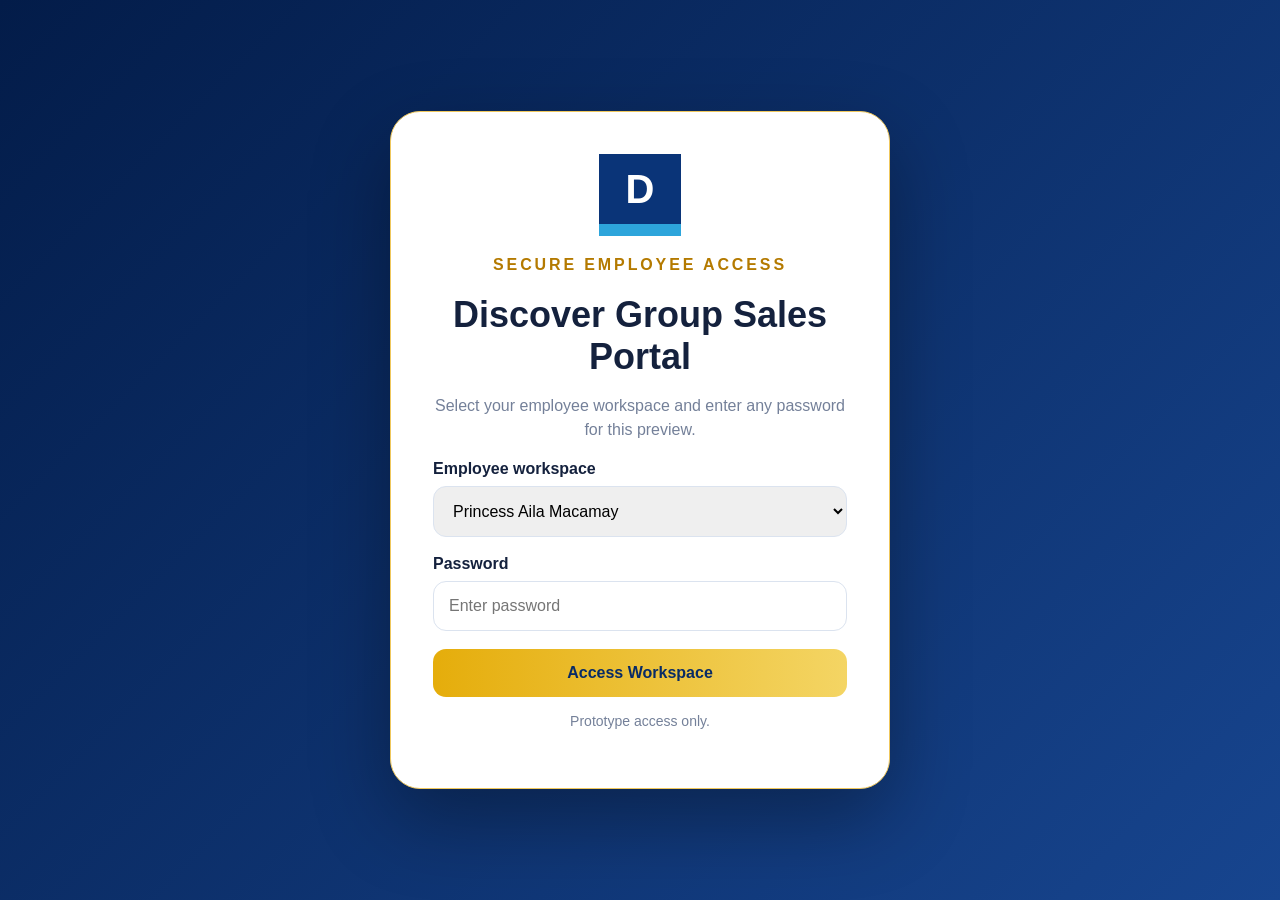
<file: index.html>
<!doctype html><html lang="en"><head><meta charset="utf-8"><meta name="viewport" content="width=device-width,initial-scale=1"><title>Discover Group Sales Portal</title><style>*{box-sizing:border-box}body{margin:0;font-family:Arial,sans-serif;background:#f3f6fb;color:#14213d}button,input,select{font:inherit}.login{min-height:100vh;display:grid;place-items:center;background:linear-gradient(135deg,#031c49,#17458f);padding:24px}.box{width:min(500px,94vw);background:#fff;border:1px solid #efc75c;border-radius:30px;padding:42px;text-align:center;box-shadow:0 30px 80px #0005}.logo{width:82px;height:82px;margin:auto;background:#0a3478;border-bottom:12px solid #2da5db;color:#fff;display:grid;place-items:center;font-size:40px;font-weight:900}.eyebrow{color:#b47a00;letter-spacing:.18em;font-weight:900;margin:20px 0}.box h1{font-size:36px;margin:0 0 12px}.box p{color:#748099;line-height:1.5}.field{text-align:left;margin:18px 0}.field label{font-weight:800;display:block;margin-bottom:8px}.field select,.field input{width:100%;padding:15px;border:1px solid #dbe3ef;border-radius:13px}.primary{width:100%;border:0;border-radius:13px;padding:15px;background:linear-gradient(90deg,#e5ad0b,#f4d564);color:#082b66;font-weight:900;cursor:pointer}.app{display:none;grid-template-columns:270px 1fr;min-height:100vh}.side{background:linear-gradient(#06265b,#123d84);color:#fff;padding:24px 18px;position:sticky;top:0;height:100vh}.brand{display:flex;gap:12px;align-items:center}.brand .logo{width:50px;height:50px;font-size:24px;border-bottom-width:7px;margin:0}.brand strong{letter-spacing:.08em}.brand small{display:block;color:#c9d7ef;margin-top:4px}.user{margin:26px 6px 18px;padding:16px;border:1px solid #ffffff30;border-radius:16px;background:#ffffff0d}.user small{color:#c9d7ef}.user strong{display:block;margin:8px 0}.role{display:inline-block;background:#88701d;padding:5px 9px;border-radius:999px;font-size:11px;font-weight:900}.nav button{width:100%;text-align:left;border:0;background:transparent;color:#fff;padding:14px 16px;border-radius:12px;margin:3px 0;cursor:pointer}.nav button.active,.nav button:hover{background:#ffffff18;outline:1px solid #56b6ff}.sync{position:absolute;left:18px;right:18px;bottom:20px;border:1px solid #ffffff30;border-radius:15px;padding:13px;background:#ffffff0d}.main{padding:40px}.top{display:flex;justify-content:space-between;align-items:flex-start}.kicker{color:#123d84;font-size:12px;font-weight:900;letter-spacing:.18em}.top h1{font-size:34px;margin:12px 0 6px}.top p{margin:0;color:#71809a}.date{background:#fff;border:1px solid #dbe3ef;border-radius:999px;padding:13px 20px;color:#71809a}.toolbar,.panel,.card,.hero{background:#fff;border:1px solid #dbe3ef;border-radius:20px}.toolbar{padding:18px;margin:24px 0 18px;display:flex;justify-content:space-between}.chips button{padding:8px 13px;border:1px solid #dbe3ef;background:#fff;border-radius:999px;font-weight:700}.hero{padding:32px;background:linear-gradient(120deg,#082b66,#16458c);color:#fff;display:flex;justify-content:space-between;align-items:center}.hero h2{font-size:31px;margin:12px 0}.hero p{color:#dce8fb}.score{background:#fff;color:#082b66;border-radius:18px;padding:24px;text-align:center;min-width:180px}.score strong{font-size:44px;color:#d49a00}.grid{display:grid;grid-template-columns:repeat(3,1fr);gap:16px;margin:18px 0}.card{padding:22px}.card span{color:#71809a}.card strong{display:block;font-size:30px;margin:12px 0}.panel{padding:24px;margin-top:18px}.rank{display:grid;grid-template-columns:50px 1fr repeat(3,140px);align-items:center;border:1px solid #dbe3ef;border-radius:15px;padding:14px;margin:10px 0}.num{width:36px;height:36px;border-radius:50%;background:#123d84;color:#fff;display:grid;place-items:center}.funnel{display:grid;grid-template-columns:repeat(7,1fr);gap:10px}.stage{border:1px solid #dbe3ef;border-radius:15px;padding:18px 10px;text-align:center;background:#f8faff}.stage strong{font-size:27px;display:block}@media(max-width:900px){.app{grid-template-columns:1fr}.side{position:relative;height:auto}.sync{position:static;margin-top:20px}.grid,.funnel{grid-template-columns:1fr}.rank{grid-template-columns:40px 1fr}.rank span{display:none}.main{padding:20px}.hero{flex-direction:column;align-items:flex-start}}</style></head><body><section class="login" id="login"><div class="box"><div class="logo">D</div><div class="eyebrow">SECURE EMPLOYEE ACCESS</div><h1>Discover Group Sales Portal</h1><p>Select your employee workspace and enter any password for this preview.</p><div class="field"><label>Employee workspace</label><select id="employee"><option>Princess Aila Macamay</option><option>Genesis Anthonette Quilang</option><option>Leslie Castillo</option><option>Ai-Sel</option><option>Nina Roxas</option><option>Mex Domingo</option><option>Angel</option></select></div><div class="field"><label>Password</label><input id="password" type="password" placeholder="Enter password"></div><button class="primary" onclick="openPortal()">Access Workspace</button><p style="font-size:14px">Prototype access only.</p></div></section><section class="app" id="app"><aside class="side"><div class="brand"><div class="logo">D</div><div><strong>DISCOVER GROUP</strong><small>Sales Command Center</small></div></div><div class="user"><small>EMPLOYEE WORKSPACE</small><strong id="userName">Princess Aila Macamay</strong><span class="role">SALES AGENT</span></div><div class="nav"><button class="active">Team Dashboard</button><button>Client Profile</button><button>Digital Travel Folders</button><button>Leads Tracker</button><button>Agent Dashboard</button><button>Daily Scorecard</button><button onclick="location.reload()">Log Out</button></div><div class="sync">🟡 <strong>HubSpot Sync</strong><br><small>Demo mode</small></div></aside><main class="main"><div class="top"><div><div class="kicker">DISCOVER GROUP SALES OS</div><h1>Team Dashboard</h1><p id="subtitle">Personal workspace</p></div><div class="date" id="date"></div></div><div class="toolbar"><div><b>TEAM DASHBOARD PERIOD</b><div class="chips"><button>Today</button><button>Yesterday</button><button>Yesterday + Today</button><button>Custom</button></div></div><div>From&nbsp; 📅 &nbsp;&nbsp; To&nbsp; 📅</div></div><section class="hero"><div><div class="eyebrow" style="margin:0;color:#f1b900">SALES ADMIN CONTROL CENTER</div><h2>One complete view of the entire sales team.</h2><p>Monitor all leads, collections, closed pax, follow-up obligations, scorecards, and funnel movement.</p></div><div class="score"><strong>0</strong>/100<br><span>Team average score</span></div></section><div class="grid"><div class="card"><span>Total Leads</span><strong>0</strong><small>All agents, selected period</small></div><div class="card"><span>Open Follow-ups</span><strong>0</strong><small>Active opportunities</small></div><div class="card"><span>Pax Closed</span><strong>0</strong><small>All agents</small></div><div class="card"><span>Net Sales Collection</span><strong>₱0</strong><small>Selected period</small></div><div class="card"><span>Unlocked Commission</span><strong>₱0</strong><small>Current month</small></div><div class="card"><span>Daily Bonuses</span><strong>₱0</strong><small>Selected period</small></div></div><section class="panel"><h2>Daily Sales Ranking</h2><div class="rank"><b class="num">1</b><b>Princess Aila Macamay</b><span>Net sales ₱0</span><span>Pax 0</span><span>Commission ₱0</span></div><div class="rank"><b class="num">2</b><b>Genesis Quilang</b><span>Net sales ₱0</span><span>Pax 0</span><span>Commission ₱0</span></div><div class="rank"><b class="num">3</b><b>Leslie Castillo</b><span>Net sales ₱0</span><span>Pax 0</span><span>Commission ₱0</span></div><div class="rank"><b class="num">4</b><b>Ai-Sel</b><span>Net sales ₱0</span><span>Pax 0</span><span>Commission ₱0</span></div></section><section class="panel"><h2>Team Sales Funnel</h2><div class="funnel"><div class="stage"><strong>0</strong>New Inquiry</div><div class="stage"><strong>0</strong>Discovery</div><div class="stage"><strong>0</strong>Solution Presented</div><div class="stage"><strong>0</strong>Decision</div><div class="stage"><strong>0</strong>Nurturing</div><div class="stage"><strong>0</strong>Payment</div><div class="stage"><strong>0</strong>Booked</div></div></section></main></section><script>function openPortal(){var n=document.getElementById('employee').value;document.getElementById('login').style.display='none';document.getElementById('app').style.display='grid';document.getElementById('userName').textContent=n;document.getElementById('subtitle').textContent=n+"'s personal workspace"}document.getElementById('date').textContent=new Date().toLocaleDateString('en-US',{weekday:'long',year:'numeric',month:'long',day:'numeric'});</script></body></html>
</file>
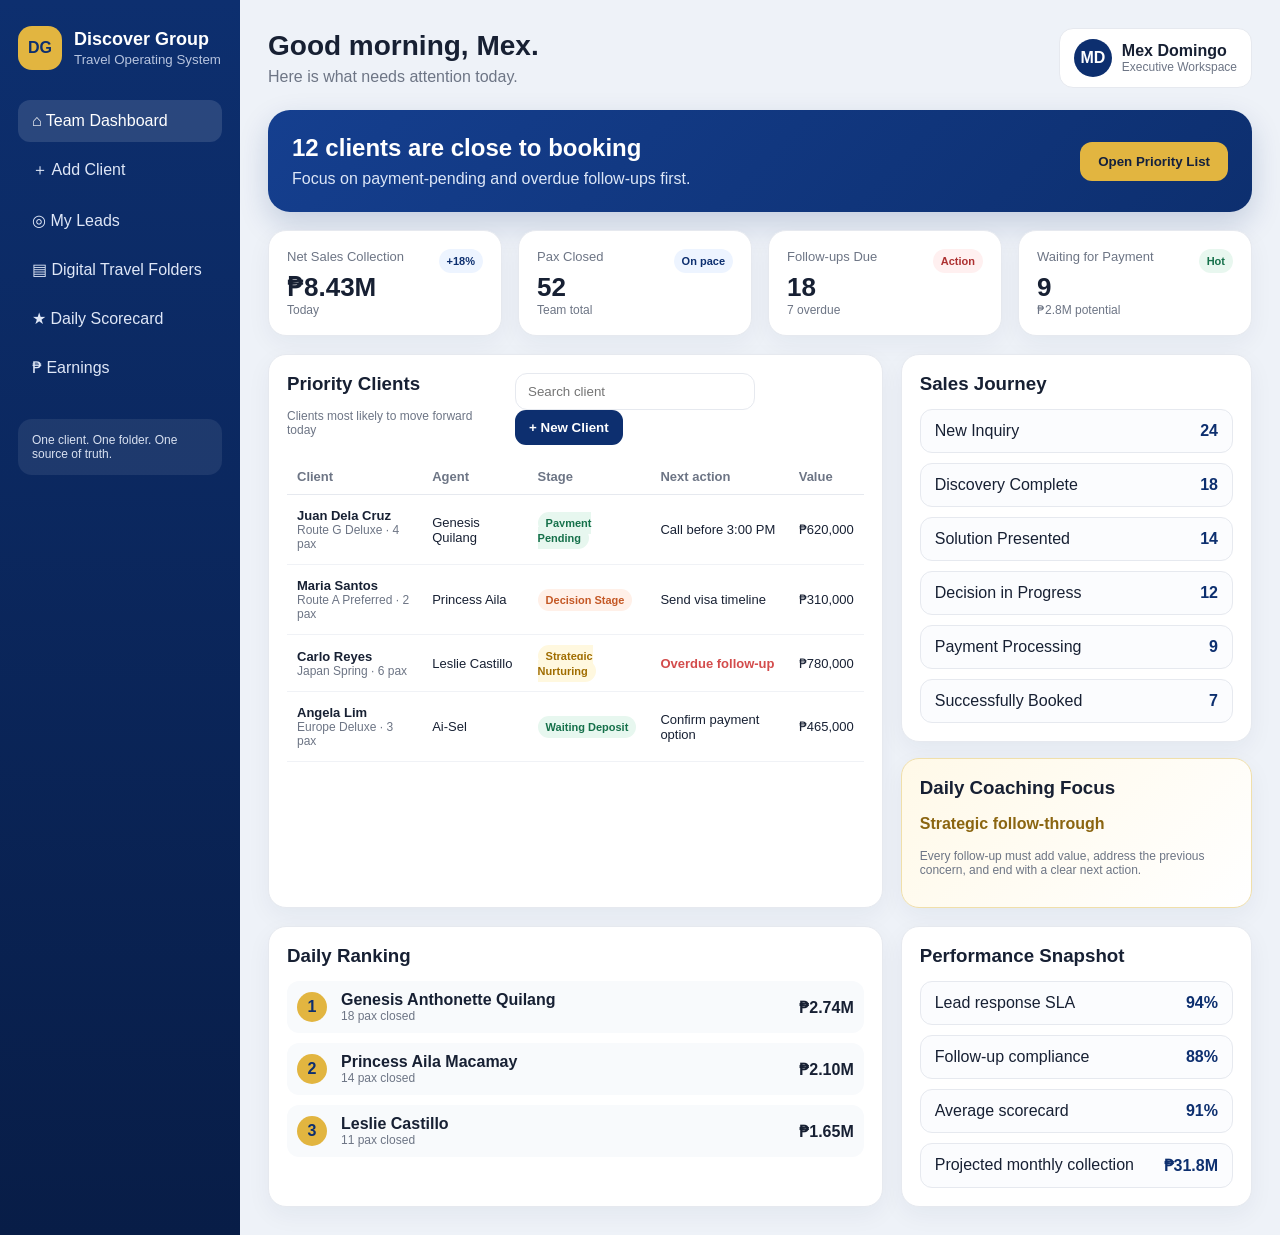
<file: preview.html>
<!doctype html>
<html lang="en">
<head>
<meta charset="utf-8" />
<meta name="viewport" content="width=device-width, initial-scale=1" />
<title>DGOS Sales OS Preview</title>
<style>
:root{--blue:#0d2f6f;--blue2:#153f8f;--gold:#e2b540;--cream:#f6f3ea;--ink:#172033;--muted:#6d7585;--card:#fff;--line:#e6e9ef;--green:#1f9d65;--amber:#e39b22;--red:#d34c4c}
*{box-sizing:border-box}body{margin:0;font-family:Inter,Arial,sans-serif;background:#eef2f8;color:var(--ink)}
.shell{display:grid;grid-template-columns:240px 1fr;min-height:100vh}.side{background:linear-gradient(180deg,var(--blue),#081d47);color:white;padding:26px 18px}.brand{display:flex;align-items:center;gap:12px;margin-bottom:30px}.mark{width:44px;height:44px;border-radius:14px;background:var(--gold);display:grid;place-items:center;color:var(--blue);font-weight:900}.brand b{font-size:18px}.brand small{display:block;color:#b7c4df;margin-top:2px}.nav a{display:flex;gap:10px;align-items:center;padding:12px 14px;border-radius:12px;color:#dfe7f7;text-decoration:none;margin:6px 0}.nav a.active,.nav a:hover{background:rgba(255,255,255,.12);color:white}.sidefoot{margin-top:30px;padding:14px;background:rgba(255,255,255,.08);border-radius:14px;font-size:12px;color:#d9e1f1}
.main{padding:28px}.top{display:flex;justify-content:space-between;align-items:center;gap:18px}.title h1{margin:0;font-size:28px}.title p{margin:6px 0 0;color:var(--muted)}.user{background:white;border:1px solid var(--line);border-radius:14px;padding:10px 14px;display:flex;gap:10px;align-items:center}.avatar{width:38px;height:38px;border-radius:50%;background:var(--blue);color:white;display:grid;place-items:center;font-weight:700}
.banner{margin-top:22px;background:linear-gradient(135deg,var(--blue2),var(--blue));color:white;border-radius:22px;padding:24px;display:flex;justify-content:space-between;align-items:center;box-shadow:0 12px 30px rgba(13,47,111,.18)}.banner h2{margin:0 0 8px}.banner p{margin:0;color:#dce6f7}.cta{background:var(--gold);color:#14213d;border:0;border-radius:12px;padding:12px 18px;font-weight:800}
.cards{display:grid;grid-template-columns:repeat(4,1fr);gap:16px;margin-top:18px}.card{background:var(--card);border:1px solid var(--line);border-radius:18px;padding:18px;box-shadow:0 8px 24px rgba(20,40,80,.05)}.kpi{display:flex;justify-content:space-between;align-items:flex-start}.kpi .num{font-size:26px;font-weight:800;margin-top:8px}.label{color:var(--muted);font-size:13px}.pill{font-size:11px;font-weight:700;border-radius:999px;padding:6px 8px;background:#edf4ff;color:var(--blue)}
.grid{display:grid;grid-template-columns:1.4fr .8fr;gap:18px;margin-top:18px}.section h3{margin:0 0 14px}.toolbar{display:flex;justify-content:space-between;gap:12px;margin-bottom:14px}.search{border:1px solid var(--line);border-radius:12px;padding:10px 12px;width:240px}.btn{border:0;border-radius:11px;padding:10px 14px;font-weight:700;background:var(--blue);color:white}.table{width:100%;border-collapse:collapse;font-size:13px}.table th{text-align:left;color:var(--muted);font-weight:700;padding:10px;border-bottom:1px solid var(--line)}.table td{padding:13px 10px;border-bottom:1px solid #f0f2f6}.stage{padding:5px 8px;border-radius:999px;font-size:11px;font-weight:700}.hot{background:#fff0e8;color:#c45825}.warm{background:#fff8df;color:#a06d00}.pay{background:#e7f7ef;color:#15704a}.over{color:var(--red);font-weight:700}
.funnel{display:grid;gap:10px}.step{display:flex;justify-content:space-between;padding:12px 14px;border:1px solid var(--line);border-radius:12px;background:#fbfcfe}.step strong{color:var(--blue)}.coach{margin-top:16px;background:linear-gradient(135deg,#fff9e8,#fff);border:1px solid #f0dfaa}.coach b{color:#8b6510}.rank{display:grid;gap:10px}.rankrow{display:grid;grid-template-columns:34px 1fr auto;align-items:center;gap:10px;padding:10px;border-radius:12px;background:#f8fafc}.ranknum{width:30px;height:30px;border-radius:50%;display:grid;place-items:center;background:var(--gold);color:var(--blue);font-weight:900}.muted{color:var(--muted);font-size:12px}
@media(max-width:1000px){.shell{grid-template-columns:1fr}.side{display:none}.cards{grid-template-columns:repeat(2,1fr)}.grid{grid-template-columns:1fr}}@media(max-width:620px){.main{padding:16px}.cards{grid-template-columns:1fr}.top,.banner{align-items:flex-start;flex-direction:column}.grid{gap:14px}.search{width:100%}.toolbar{flex-direction:column}}
</style>
</head>
<body>
<div class="shell">
<aside class="side">
  <div class="brand"><div class="mark">DG</div><div><b>Discover Group</b><small>Travel Operating System</small></div></div>
  <nav class="nav">
    <a class="active" href="#">⌂ Team Dashboard</a>
    <a href="#">＋ Add Client</a>
    <a href="#">◎ My Leads</a>
    <a href="#">▤ Digital Travel Folders</a>
    <a href="#">★ Daily Scorecard</a>
    <a href="#">₱ Earnings</a>
  </nav>
  <div class="sidefoot">One client. One folder. One source of truth.</div>
</aside>
<main class="main">
  <div class="top"><div class="title"><h1>Good morning, Mex.</h1><p>Here is what needs attention today.</p></div><div class="user"><div class="avatar">MD</div><div><b>Mex Domingo</b><div class="muted">Executive Workspace</div></div></div></div>
  <section class="banner"><div><h2>12 clients are close to booking</h2><p>Focus on payment-pending and overdue follow-ups first.</p></div><button class="cta">Open Priority List</button></section>
  <section class="cards">
    <div class="card kpi"><div><div class="label">Net Sales Collection</div><div class="num">₱8.43M</div><div class="muted">Today</div></div><span class="pill">+18%</span></div>
    <div class="card kpi"><div><div class="label">Pax Closed</div><div class="num">52</div><div class="muted">Team total</div></div><span class="pill">On pace</span></div>
    <div class="card kpi"><div><div class="label">Follow-ups Due</div><div class="num">18</div><div class="muted">7 overdue</div></div><span class="pill" style="background:#fff0f0;color:#ad3131">Action</span></div>
    <div class="card kpi"><div><div class="label">Waiting for Payment</div><div class="num">9</div><div class="muted">₱2.8M potential</div></div><span class="pill" style="background:#e8f7ef;color:#15704a">Hot</span></div>
  </section>
  <section class="grid">
    <div class="card section">
      <div class="toolbar"><div><h3>Priority Clients</h3><div class="muted">Clients most likely to move forward today</div></div><div><input class="search" placeholder="Search client"/> <button class="btn">+ New Client</button></div></div>
      <table class="table"><thead><tr><th>Client</th><th>Agent</th><th>Stage</th><th>Next action</th><th>Value</th></tr></thead><tbody>
        <tr><td><b>Juan Dela Cruz</b><div class="muted">Route G Deluxe · 4 pax</div></td><td>Genesis Quilang</td><td><span class="stage pay">Payment Pending</span></td><td>Call before 3:00 PM</td><td>₱620,000</td></tr>
        <tr><td><b>Maria Santos</b><div class="muted">Route A Preferred · 2 pax</div></td><td>Princess Aila</td><td><span class="stage hot">Decision Stage</span></td><td>Send visa timeline</td><td>₱310,000</td></tr>
        <tr><td><b>Carlo Reyes</b><div class="muted">Japan Spring · 6 pax</div></td><td>Leslie Castillo</td><td><span class="stage warm">Strategic Nurturing</span></td><td class="over">Overdue follow-up</td><td>₱780,000</td></tr>
        <tr><td><b>Angela Lim</b><div class="muted">Europe Deluxe · 3 pax</div></td><td>Ai-Sel</td><td><span class="stage pay">Waiting Deposit</span></td><td>Confirm payment option</td><td>₱465,000</td></tr>
      </tbody></table>
    </div>
    <div>
      <div class="card section"><h3>Sales Journey</h3><div class="funnel">
        <div class="step"><span>New Inquiry</span><strong>24</strong></div><div class="step"><span>Discovery Complete</span><strong>18</strong></div><div class="step"><span>Solution Presented</span><strong>14</strong></div><div class="step"><span>Decision in Progress</span><strong>12</strong></div><div class="step"><span>Payment Processing</span><strong>9</strong></div><div class="step"><span>Successfully Booked</span><strong>7</strong></div>
      </div></div>
      <div class="card section coach"><h3>Daily Coaching Focus</h3><p><b>Strategic follow-through</b></p><p class="muted">Every follow-up must add value, address the previous concern, and end with a clear next action.</p></div>
    </div>
  </section>
  <section class="grid">
    <div class="card section"><h3>Daily Ranking</h3><div class="rank">
      <div class="rankrow"><div class="ranknum">1</div><div><b>Genesis Anthonette Quilang</b><div class="muted">18 pax closed</div></div><b>₱2.74M</b></div>
      <div class="rankrow"><div class="ranknum">2</div><div><b>Princess Aila Macamay</b><div class="muted">14 pax closed</div></div><b>₱2.10M</b></div>
      <div class="rankrow"><div class="ranknum">3</div><div><b>Leslie Castillo</b><div class="muted">11 pax closed</div></div><b>₱1.65M</b></div>
    </div></div>
    <div class="card section"><h3>Performance Snapshot</h3><div class="funnel"><div class="step"><span>Lead response SLA</span><strong>94%</strong></div><div class="step"><span>Follow-up compliance</span><strong>88%</strong></div><div class="step"><span>Average scorecard</span><strong>91%</strong></div><div class="step"><span>Projected monthly collection</span><strong>₱31.8M</strong></div></div></div>
  </section>
</main>
</div>
</body>
</html>
</file>
